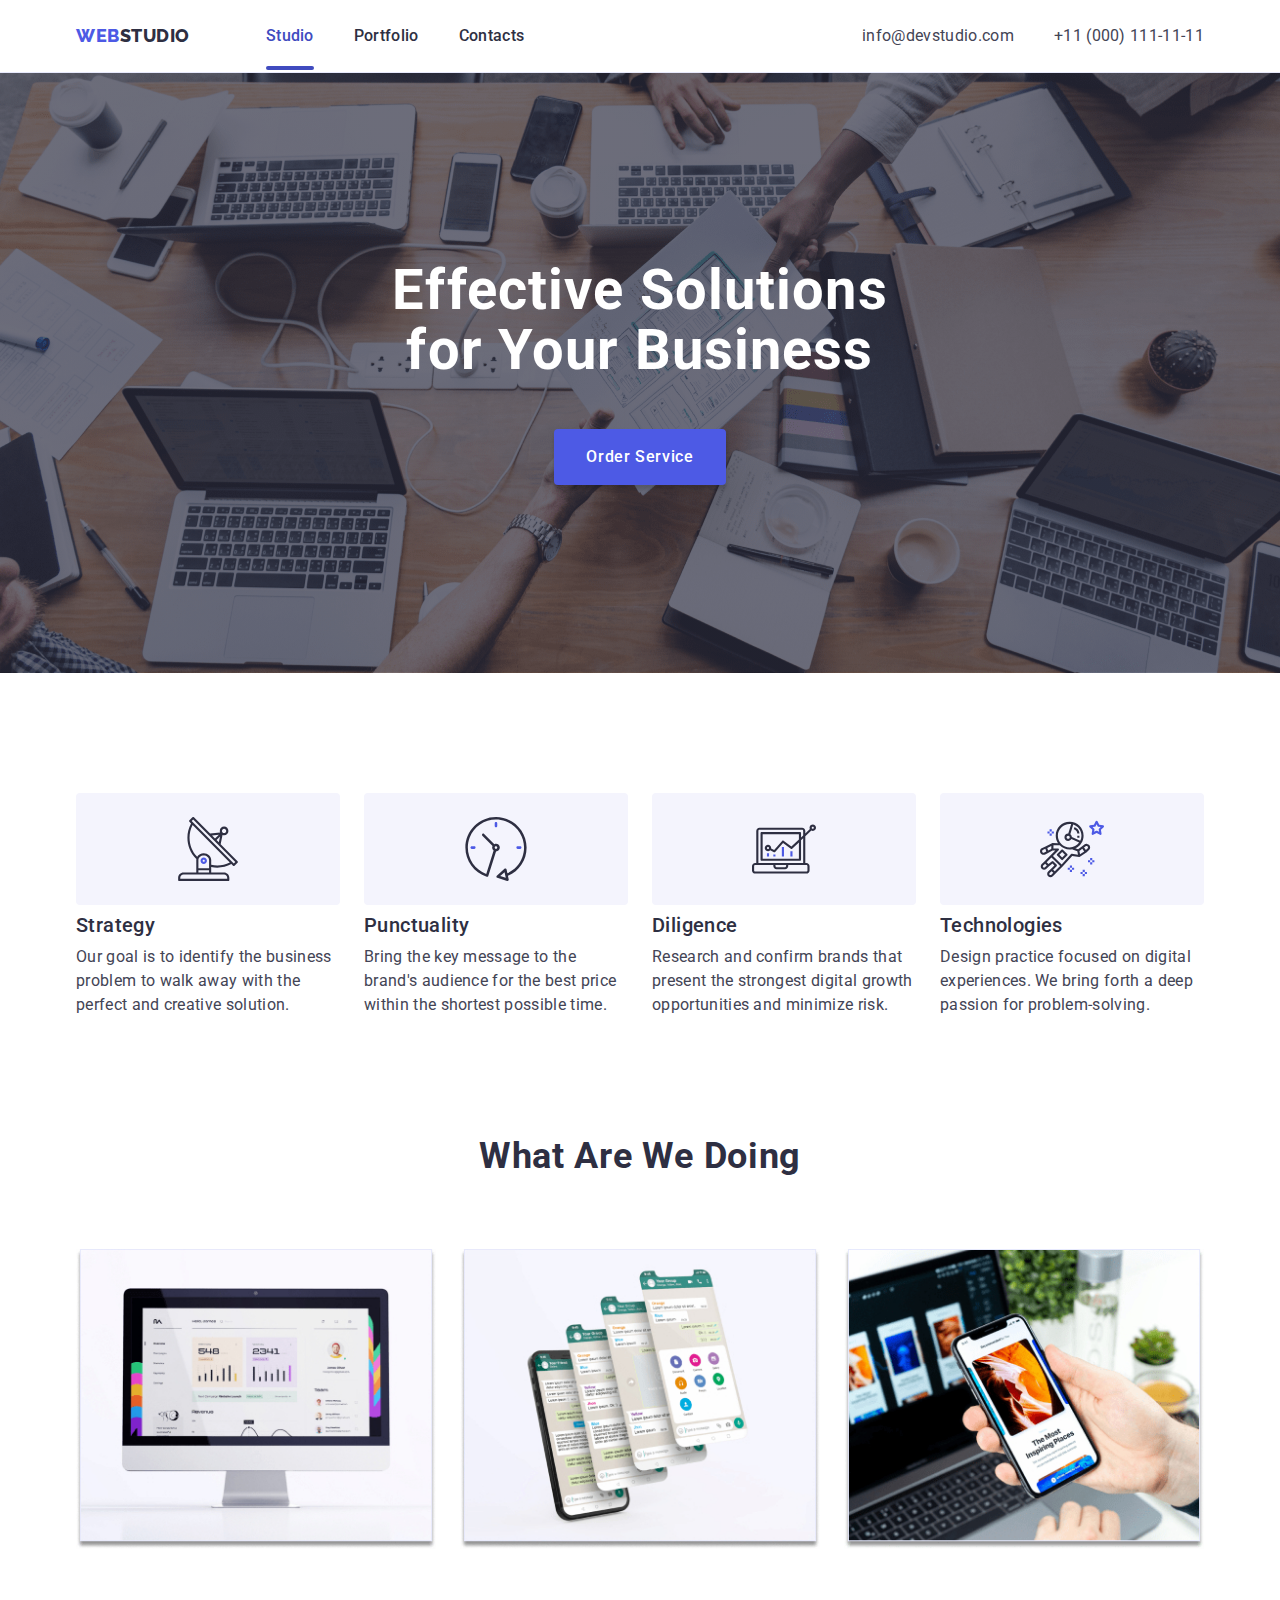
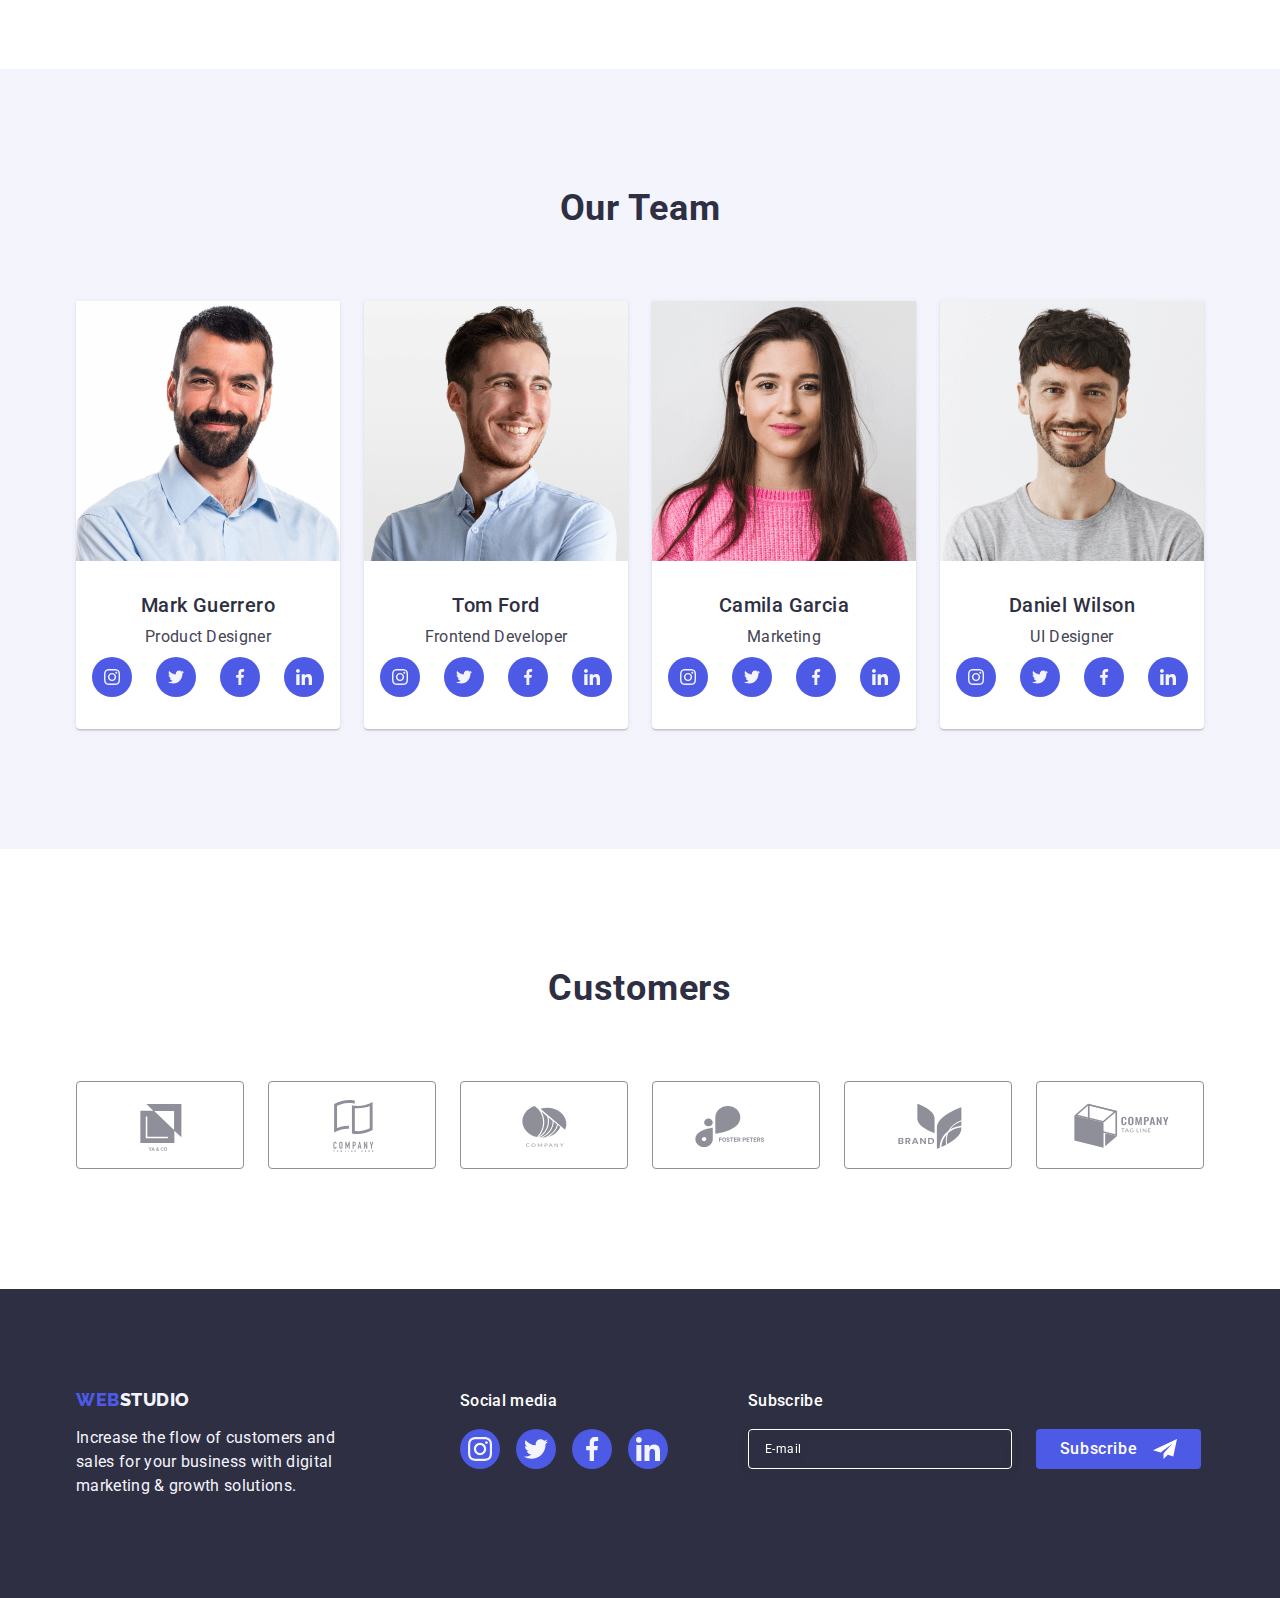
<file: index.html>
<!DOCTYPE html>
<html lang="en">
<head>
    <meta charset="UTF-8">
    <meta http-equiv="X-UA-Compatible" content="IE=edge">
    <meta name="viewport" content="width=device-width, initial-scale=1.0">
    <link rel="stylesheet" href="https://cdnjs.cloudflare.com/ajax/libs/modern-normalize/1.0.0/modern-normalize.min.css" />
    <link rel="preconnect" href="https://fonts.googleapis.com">
    <link rel="preconnect" href="https://fonts.gstatic.com" crossorigin>
    <link href="https://fonts.googleapis.com/css2?family=Raleway:wght@800&family=Roboto:wght@400;500;700&display=swap" rel="stylesheet">
    <link rel="stylesheet" href="./css/styles.css" />
    <title>Document</title>
</head>
<body>
    <header class="header">
        <div class="container">
            <nav class="nav">
                <a href="./index.html" class="logo link ">Web<span class="logo-head">Studio</span></a>
                <ul class="list">
                    <li><a href="./index.html" class="navi link line">Studio</a></li>
                    <li><a href="./portfolio.html" class="navi link">Portfolio</a></li>
                    <li><a href="" class="navi link">Contacts</a></li>
                </ul>
            </nav>
            <address class="addr">
                <ul class="list">
                    <li><a class="addr-link link" href="mailto:info@devstudio.com">info@devstudio.com</a></li>
                    <li><a class="addr-link link" href="tel:+110001111111">+11 (000) 111-11-11</a></li>
                </ul>
            </address>
        </div>
    </header>
    <main>
        <section class="sektion-one">
            <div class="container">
                <h1 class="title">Effective Solutions for Your Business</h1>
                <button type="button" class="butt" data-modal-open>Order Service</button>
            </div>
        </section>
        <section class="sektion-two">
            <div class="container">
                <h2 class="sektion-two-title visually-hidden">Sektion two</h2> 
                <ul class="list">
                    <li class="li-t">
                        <div class="sektion-two-ic">
                            <svg width="64" height="64" class="sektion-two-icon">
                                <use href="./images/icons.svg#icon-antenna"></use>
                            </svg>
                        </div>
                        <h3 class="list-title">Strategy</h3>
                        <p class="list-par">Our goal is to identify the business problem to walk away with the perfect and creative solution. </p>
                    </li>
                    <li class="li-t">
                        <div class="sektion-two-ic">
                            <svg width="64" height="64" class="sektion-two-icon">
                                <use href="./images/icons.svg#icon-clock"></use>
                            </svg>
                        </div>
                        <h3 class="list-title">Punctuality</h3>
                        <p class="list-par">Bring the key message to the brand's audience for the best price within the shortest possible time.</p>
                    </li>
                    <li class="li-t">
                        <div class="sektion-two-ic">
                            <svg width="64" height="64" class="sektion-two-icon">
                                <use href="./images/icons.svg#icon-diagram"></use>
                            </svg>
                        </div>
                        <h3 class="list-title">Diligence</h3>
                        <p class="list-par">Research and confirm brands that present the strongest digital growth opportunities and minimize risk.</p>
                    </li>
                    <li class="li-t">
                        <div class="sektion-two-ic">
                            <svg width="64" height="64" class="sektion-two-icon">
                                <use href="./images/icons.svg#icon-astronaut"></use>
                            </svg>
                        </div>
                        <h3 class="list-title">Technologies</h3>
                        <p class="list-par">Design practice focused on digital experiences. We bring forth a deep passion for problem-solving.</p>
                    </li>
                </ul>
            </div>
        </section>
        <section class="sektion-three">
            <div class="container">
                <h2 class="sektion-three-title">What are we doing</h2>
                <ul class="list">
                    <li class="sektion-three-li"><img class="sektion-three-img" src="./images/img1.jpg" alt="img" width="360"></li>
                    <li class="sektion-three-li"><img class="sektion-three-img" src="./images/img2.jpg" alt="img" width="360"></li>
                    <li class="sektion-three-li"><img class="sektion-three-img" src="./images/img3.jpg" alt="img" width="360"></li>
                </ul>
            </div>
        </section>
        <section class="sektion-four">
            <div class="container">
                <h2 class="sektion-four-title">Our Team</h2>
                <ul class="list">
                    <li class="li-four">
                        <img class="sektion-four-img" src="./images/mark.jpg" alt="Human" width="264">
                        <div class="li-four-text">
                            <h3 class="li-four-title">Mark Guerrero</h3>
                            <p class="li-four-par">Product Designer</p>
                            <ul class="four-ic-list list">
                                <li class="four-ic-list-li">
                                    <a href="" class="four-ic-link link">
                                        <svg width="16" height="16" class="four-icon">
                                        <use href="./images/icons.svg#icon-instagram"></use>
                                        </svg>
                                    </a>
                                </li>
                                <li class="four-ic-list-li">
                                    <a href="" class="four-ic-link link">
                                        <svg width="16" height="16" class="four-icon">
                                        <use href="./images/icons.svg#icon-twitter"></use>
                                        </svg>
                                    </a>
                                </li>
                                <li class="four-ic-list-li">
                                    <a href="" class="four-ic-link link">
                                        <svg width="16" height="16" class="four-icon">
                                        <use href="./images/icons.svg#icon-facebook"></use>
                                        </svg>
                                    </a>
                                </li>
                                <li class="four-ic-list-li">
                                    <a href="" class="four-ic-link link">
                                        <svg width="16" height="16" class="four-icon">
                                        <use href="./images/icons.svg#icon-linkedin"></use>
                                        </svg>
                                    </a>
                                </li>
                            </ul>
                        </div>
                    </li>
                    <li class="li-four">
                        <img class="sektion-four-img" src="./images/tom.jpg" alt="Human" width="264">
                        <div class="li-four-text">
                            <h3 class="li-four-title">Tom Ford</h3>
                            <p class="li-four-par">Frontend Developer</p>
                            <ul class="four-ic-list list">
                                <li class="four-ic-list-li">
                                    <a href="" class="four-ic-link link">
                                        <svg width="16" height="16" class="four-icon">
                                        <use href="./images/icons.svg#icon-instagram"></use>
                                        </svg>
                                    </a>
                                </li>
                                <li class="four-ic-list-li">
                                    <a href="" class="four-ic-link link">
                                        <svg width="16" height="16" class="four-icon">
                                        <use href="./images/icons.svg#icon-twitter"></use>
                                        </svg>
                                    </a>
                                </li>
                                <li class="four-ic-list-li">
                                    <a href="" class="four-ic-link link">
                                        <svg width="16" height="16" class="four-icon">
                                        <use href="./images/icons.svg#icon-facebook"></use>
                                        </svg>
                                    </a>
                                </li>
                                <li class="four-ic-list-li">
                                    <a href="" class="four-ic-link link">
                                        <svg width="16" height="16" class="four-icon">
                                        <use href="./images/icons.svg#icon-linkedin"></use>
                                        </svg>
                                    </a>
                                </li>
                            </ul>
                        </div>
                    </li>
                    <li class="li-four">
                        <img class="sektion-four-img" src="./images/camila.jpg" alt="Human" width="264">
                        <div class="li-four-text">
                            <h3 class="li-four-title">Camila Garcia</h3>
                            <p class="li-four-par">Marketing</p>
                            <ul class="four-ic-list list">
                                <li class="four-ic-list-li">
                                    <a href="" class="four-ic-link link">
                                        <svg width="16" height="16" class="four-icon">
                                        <use href="./images/icons.svg#icon-instagram"></use>
                                        </svg>
                                    </a>
                                </li>
                                <li class="four-ic-list-li">
                                    <a href="" class="four-ic-link link">
                                        <svg width="16" height="16" class="four-icon">
                                        <use href="./images/icons.svg#icon-twitter"></use>
                                        </svg>
                                    </a>
                                </li>
                                <li class="four-ic-list-li">
                                    <a href="" class="four-ic-link link">
                                        <svg width="16" height="16" class="four-icon">
                                        <use href="./images/icons.svg#icon-facebook"></use>
                                        </svg>
                                    </a>
                                </li>
                                <li class="four-ic-list-li">
                                    <a href="" class="four-ic-link link">
                                        <svg width="16" height="16" class="four-icon">
                                        <use href="./images/icons.svg#icon-linkedin"></use>
                                        </svg>
                                    </a>
                                </li>
                            </ul>
                        </div>
                    </li>
                    <li class="li-four">
                        <img class="sektion-four-img" src="./images/daniel.jpg" alt="Human" width="264">
                        <div class="li-four-text">
                            <h3 class="li-four-title">Daniel Wilson</h3>
                            <p class="li-four-par">UI Designer</p>
                            <ul class="four-ic-list list">
                                <li class="four-ic-list-li">
                                    <a href="" class="four-ic-link link">
                                        <svg width="px" height="16" class="four-icon">
                                        <use href="./images/icons.svg#icon-instagram"></use>
                                        </svg>
                                    </a>
                                </li>
                                <li class="four-ic-list-li">
                                    <a href="" class="four-ic-link link">
                                        <svg width="16" height="16" class="four-icon">
                                        <use href="./images/icons.svg#icon-twitter"></use>
                                        </svg>
                                    </a>
                                </li>
                                <li class="four-ic-list-li">
                                    <a href="" class="four-ic-link link">
                                        <svg width="16" height="16" class="four-icon">
                                        <use href="./images/icons.svg#icon-facebook"></use>
                                        </svg>
                                    </a>
                                </li>
                                <li class="four-ic-list-li">
                                    <a href="" class="four-ic-link link">
                                        <svg width="16" height="16" class="four-icon">
                                        <use href="./images/icons.svg#icon-linkedin"></use>
                                        </svg>
                                    </a>
                                </li>
                            </ul>
                        </div>
                    </li>
                </ul>
            </div>
        </section>
        <section class="sektion-five">
            <div class="container">
                <h2 class="sektion-five-title">Customers</h2>
                <ul class="sektion-five-list list">
                    <li class="sektion-five-li">
                        <a href="" class="sektion-five-link link">
                            <svg width="104" height="56" class="sektion-five-ic">
                                <use href="./images/icons.svg#icon-Logo1"></use>
                            </svg>
                        </a>
                    </li>
                    <li class="sektion-five-li">
                        <a href="" class="sektion-five-link link">
                            <svg width="104" height="56" class="sektion-five-ic">
                                <use href="./images/icons.svg#icon-Logo2"></use>
                            </svg>
                        </a>
                    </li>
                    <li class="sektion-five-li">
                        <a href="" class="sektion-five-link link">
                            <svg width="104" height="56" class="sektion-five-ic">
                                <use href="./images/icons.svg#icon-Logo3"></use>
                            </svg>
                        </a>
                    </li>
                    <li class="sektion-five-li">
                        <a href="" class="sektion-five-link link">
                            <svg width="104" height="56" class="sektion-five-ic">
                                <use href="./images/icons.svg#icon-Logo4"></use>
                            </svg>
                        </a>
                    </li>
                    <li class="sektion-five-li">
                        <a href="" class="sektion-five-link link">
                            <svg width="104" height="56" class="sektion-five-ic">
                                <use href="./images/icons.svg#icon-Logo5"></use>
                            </svg>
                        </a>
                    </li>
                    <li class="sektion-five-li">
                        <a href="" class="sektion-five-link link">
                            <svg width="104" height="56" class="sektion-five-ic">
                                <use href="./images/icons.svg#icon-Logo6"></use>
                            </svg>
                        </a>
                    </li>
                </ul>
            </div>
        </section>
    </main>
    <footer class="footer">
        <div class="container">
            <div class="foot-l">
                <a href="./index.html" class="foot-a logo link">Web<span class="logo-foot">Studio</span></a>
                <p class="foot-par">Increase the flow of customers and sales for your business with digital marketing & growth solutions.</p>
            </div>
            <div class="foot-r">
                <p class="foot-par-two">Social media</p>
                <ul class="foot-r-list list">
                    <li class="foot-list">
                        <a class="foot-list-link link" href="">
                            <svg class="foot-icons" width="24" height="24">
                                <use href="./images/icons.svg#icon-instagram"></use>
                            </svg>
                        </a>
                    </li>
                    <li class="foot-list">
                        <a class="foot-list-link link" href="">
                            <svg class="foot-icons" width="24" height="24">
                                <use href="./images/icons.svg#icon-twitter"></use>
                            </svg>
                        </a>
                    </li>
                    <li class="foot-list">
                        <a class="foot-list-link link" href="">
                            <svg class="foot-icons" width="24" height="24">
                                <use href="./images/icons.svg#icon-facebook"></use>
                            </svg>
                        </a>
                    </li>
                    <li class="foot-list">
                        <a class="foot-list-link link" href="">
                            <svg class="foot-icons" width="24" height="24">
                                <use href="./images/icons.svg#icon-linkedin"></use>
                            </svg>
                        </a>
                    </li>
                </ul>
            </div>
            <div class="foot-form-cont">
                <p class="foot-form-cont-text">Subscribe</p>
                <form class="foot-form">
                    <label class="foot-label">
                        <input  name="foot-email" type="email" placeholder="E-mail" class="foot-input">
                    </label>
                    <button type="submit" class="butt-plan">
                        Subscribe
                        <svg width="24" height="24"  class="plan">
                            <use href="./images/icons.svg#icon-plan"></use>
                        </svg>
                    </button>
                </form>
            </div>
        </div>
    </footer>
    <div class="backdrop is-hidden" data-modal>
        <div class="modal">
            <button class="close" type="button" data-modal-close>
                <svg width="8" height="8" class="close-icon">
                    <use href="./images/icons.svg#icon-close"></use>
                </svg>
            </button>
            <p class="modal-title">Leave your contacts and we will call you back</p>

                <form class="modal-form">
                    <div class="modal-punct">
                        <label for="user-name" class="modal-lable">Name</label>
                        <div class="yarn">
                            <input id="user-name" name="user-name" type="text" class="modal-in">
                            <svg class="modal-icon" width="18" height="24">
                                <use href="./images/icons.svg#icon-person"></use>
                            </svg>
                        </div>
                    </div>
                    <div class="modal-punct">
                        <label for="user-phone" class="modal-lable">Phone</label>
                        <div class="yarn">
                            <input id="user-phone" name="user-phone" type="tel" class="modal-in">
                            <svg class="modal-icon" width="18" height="24">
                                <use href="./images/icons.svg#icon-phone"></use>
                            </svg>
                        </div>                    
                    </div>
                    <div class="modal-punct">
                        <label for="user-email" class="modal-lable">Email</label>
                        <div class="yarn">
                            <input id="user-email" name="email" type="email" class="modal-in">
                            <svg class="modal-icon" width="18" height="24">
                                <use href="./images/icons.svg#icon-email"></use>
                            </svg>
                        </div>                    
                    </div>
                    <div class="comment">
                        <label class="modal-lable" for="user-comment">Comment</label>
                        <textarea id="user-comment" name="user-comment" placeholder="Text input" class="comment-user"></textarea>    
                    </div>
                    <div class="check-mark">
                        <input class="checkbox-own visually-hidden" value="true" id="user-privacy" type="checkbox" name="user-privacy">
                        <label class="check" for="user-privacy">
                            <span class="contact-form">
                                <svg width="10" height="8" class="choice">
                                    <use href="./images/icons.svg#icon-mark"></use>
                                </svg>
                            </span>I accept the terms and conditions of the
                                <a href="#" class="link-privacy-policy">Privacy Policy</a>
                        
                        </label>
                    </div>
                    <button class="button-privacy-policy" type="submit">Send</button>
                </form>

        </div>
    </div>
    <script src="./js/modal.js"></script>
</body>
</html>
</file>
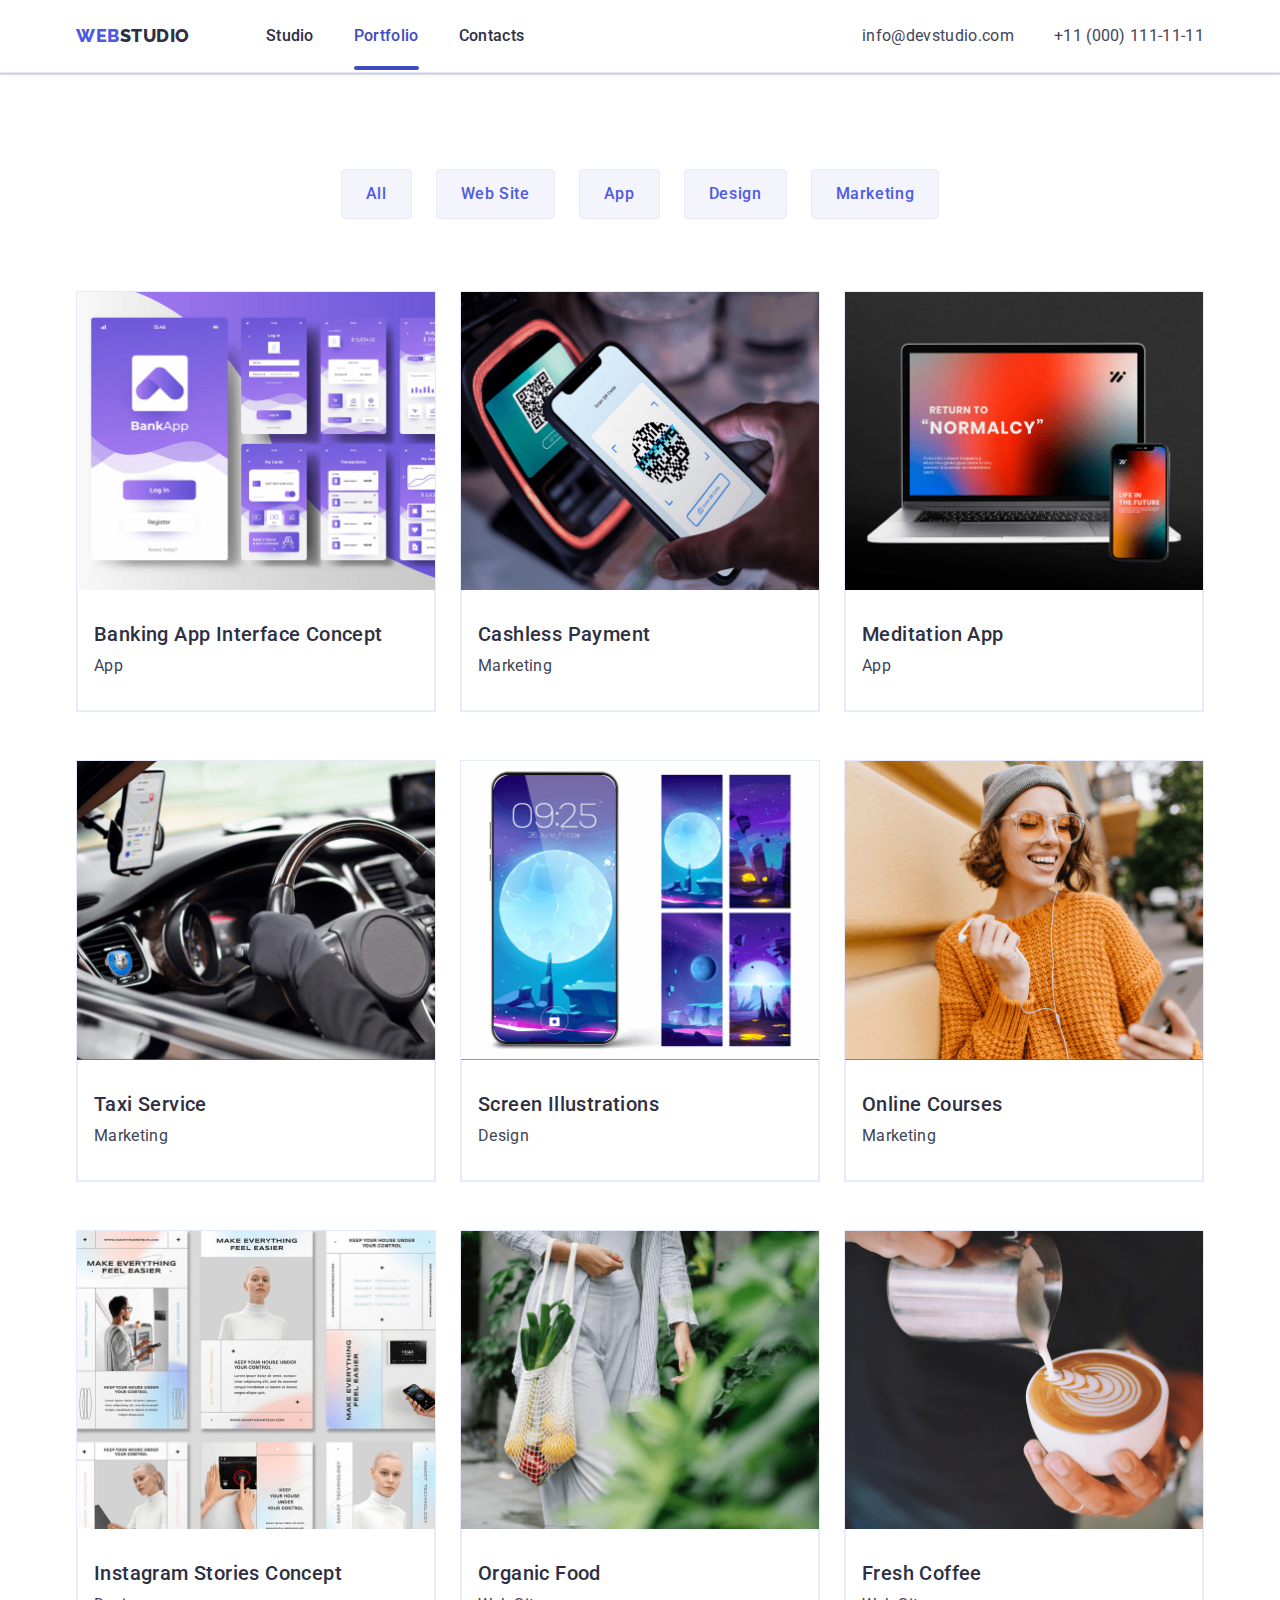
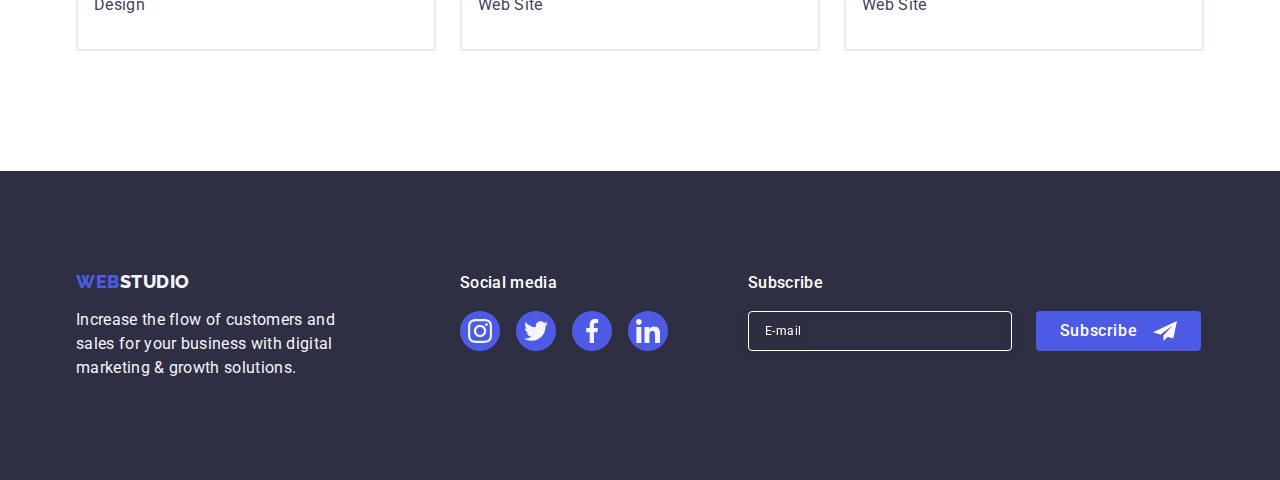
<file: portfolio.html>
<!DOCTYPE html>
<html lang="en">
<head>
    <meta charset="UTF-8">
    <meta http-equiv="X-UA-Compatible" content="IE=edge">
    <meta name="viewport" content="width=device-width, initial-scale=1.0">
    <link rel="stylesheet" href="https://cdnjs.cloudflare.com/ajax/libs/modern-normalize/1.0.0/modern-normalize.min.css" />
    <link rel="stylesheet" href="./css/styles.css" />
    <link rel="preconnect" href="https://fonts.googleapis.com">
    <link rel="preconnect" href="https://fonts.gstatic.com" crossorigin>
    <link href="https://fonts.googleapis.com/css2?family=Raleway:wght@800&family=Roboto:wght@400;500;700&display=swap" rel="stylesheet">
    <title>Document</title>
</head>
<body>
    <header class="header">
        <div class="container">
            <nav class="nav">
                <a href="./index.html" class="logo link">Web<span class="logo-head">Studio</span></a>
                <ul class="list">
                    <li><a class="link navi" href="./index.html">Studio</a></li>
                    <li><a class="link navi line" href="./portfolio.html">Portfolio</a></li>
                    <li><a class="link navi" href="">Contacts</a></li>
                </ul>
            </nav>
            <address class="addr">
                <ul class="list">
                    <li><a class="addr-link link" href="mailto:info@devstudio.com">info@devstudio.com</a></li>
                    <li><a class="addr-link link" href="tel:+110001111111">+11 (000) 111-11-11</a></li>
                </ul>
            </address>
        </div>
    </header>
    <main>
        <section class="portfolio-section">
            <div class="container">
                <h1 class="visually-hidden">Section</h1>
                <ul class="list portfolio-butt-list">
                    <li>
                        <button type="button" class="portfolio-butt">All</button>
                    </li>
                    <li>
                        <button type="button" class="portfolio-butt">Web Site</button>
                    </li>
                    <li>
                        <button type="button" class="portfolio-butt">App</button>
                    </li>
                    <li>
                        <button type="button" class="portfolio-butt">Design</button>
                    </li>
                    <li>
                        <button type="button" class="portfolio-butt">Marketing</button>
                    </li>
                </ul>
                <ul class="list portfolio-punct-list">
                    <li class="port-punct">
                        <a href="" class="link portfolio-punct-list-link">
                            <div class="portfolio-img-cont">
                                <img class="portfolio-img" src="./images/img01.jpg" alt="Cashless">
                                <p class="hidden-par">- 14 Stylish and User-Friendly App Design Concepts · Task Manager App · Calorie Tracker App · Exotic Fruit Ecommerce App · Cloud Storage App</p>
                            </div>
                            <div class="info">
                                <h2 class="portfolio-list-title">Banking App Interface Concept</h2>
                                <p class="portfolio-list-par">App</p>
                            </div>
                        </a>
                    </li>
                    <li class="port-punct">
                        <a href="" class="link portfolio-punct-list-link">
                            <div class="portfolio-img-cont">
                                <img class="portfolio-img" src="./images/img02.jpg" alt="Cashless">
                                <p class="hidden-par">- 14 Stylish and User-Friendly App Design Concepts · Task Manager App · Calorie Tracker App · Exotic Fruit Ecommerce App · Cloud Storage App</p>
                            </div>
                            <div class="info">
                                <h2 class="portfolio-list-title">Cashless Payment</h2>
                                <p class="portfolio-list-par">Marketing</p>
                            </div>
                        </a>
                    </li>
                    <li class="port-punct">
                        <a href="" class="link portfolio-punct-list-link">
                            <div class="portfolio-img-cont">
                                <img class="portfolio-img" src="./images/img03.jpg" alt="Cashless">
                                <p class="hidden-par">- 14 Stylish and User-Friendly App Design Concepts · Task Manager App · Calorie Tracker App · Exotic Fruit Ecommerce App · Cloud Storage App</p>
                            </div>
                            <div class="info">
                                <h2  class="portfolio-list-title">Meditation App</h2>
                                <p class="portfolio-list-par">App</p>
                            </div>
                        </a>
                    </li>
                    <li class="port-punct">
                        <a href="" class="link portfolio-punct-list-link">
                            <div class="portfolio-img-cont">
                                <img class="portfolio-img" src="./images/img04.jpg" alt="Cashless">
                                <p class="hidden-par">- 14 Stylish and User-Friendly App Design Concepts · Task Manager App · Calorie Tracker App · Exotic Fruit Ecommerce App · Cloud Storage App</p>
                            </div>
                            <div class="info">
                                <h2 class="portfolio-list-title">Taxi Service</h2>
                                <p class="portfolio-list-par">Marketing</p>
                            </div>
                        </a>
                    </li>
                    <li class="port-punct">
                        <a href="" class="link portfolio-punct-list-link">
                            <div class="portfolio-img-cont">
                                <img class="portfolio-img" src="./images/img05.jpg" alt="Cashless">
                                <p class="hidden-par">- 14 Stylish and User-Friendly App Design Concepts · Task Manager App · Calorie Tracker App · Exotic Fruit Ecommerce App · Cloud Storage App</p>
                            </div>
                            <div class="info">
                                <h2  class="portfolio-list-title">Screen Illustrations</h2>
                                <p class="portfolio-list-par">Design</p>
                            </div>
                        </a>
                    </li>
                    <li class="port-punct">
                        <a href="" class="link portfolio-punct-list-link">
                            <div class="portfolio-img-cont">
                                <img class="portfolio-img" src="./images/img06.jpg" alt="Cashless">
                                <p class="hidden-par">- 14 Stylish and User-Friendly App Design Concepts · Task Manager App · Calorie Tracker App · Exotic Fruit Ecommerce App · Cloud Storage App</p>
                            </div>
                            <div class="info">
                                <h2 class="portfolio-list-title">Online Courses</h2>
                                <p class="portfolio-list-par">Marketing</p>
                            </div>
                        </a>
                    </li>
                    <li class="port-punct">
                        <a href="" class="link portfolio-punct-list-link">
                            <div class="portfolio-img-cont">
                                <img class="portfolio-img" src="./images/img07.jpg" alt="Cashless">
                                <p class="hidden-par">- 14 Stylish and User-Friendly App Design Concepts · Task Manager App · Calorie Tracker App · Exotic Fruit Ecommerce App · Cloud Storage App</p>
                            </div>
                            <div class="info">
                                <h2 class="portfolio-list-title">Instagram Stories Concept</h2>
                                <p class="portfolio-list-par">Design</p>
                            </div>
                        </a>
                    </li>
                    <li class="port-punct">
                        <a href="" class="link portfolio-punct-list-link">
                            <div class="portfolio-img-cont">
                                <img class="portfolio-img" src="./images/img08.jpg" alt="Cashless">
                                <p class="hidden-par">- 14 Stylish and User-Friendly App Design Concepts · Task Manager App · Calorie Tracker App · Exotic Fruit Ecommerce App · Cloud Storage App</p>
                            </div>
                            <div class="info">
                                <h2 class="portfolio-list-title">Organic Food</h2>
                                <p class="portfolio-list-par">Web Site</p>
                            </div>
                        </a>
                    </li>
                    <li class="port-punct">
                        <a href="" class="link portfolio-punct-list-link">
                            <div class="portfolio-img-cont">
                                <img class="portfolio-img" src="./images/img09.jpg" alt="Cashless">
                                <p class="hidden-par">- 14 Stylish and User-Friendly App Design Concepts · Task Manager App · Calorie Tracker App · Exotic Fruit Ecommerce App · Cloud Storage App</p>
                            </div>
                            <div class="info">
                               <h2 class="portfolio-list-title">Fresh Coffee</h2>
                               <p class="portfolio-list-par">Web Site</p>
                            </div>
                        </a>
                    </li>
                </ul>
            </div>
        </section>
    </main>
    <footer class="footer">
        <div class="container">
            <div class="foot-l">
                <a href="./index.html" class="foot-a logo link">Web<span class="logo-foot">Studio</span></a>
                <p class="foot-par">Increase the flow of customers and sales for your business with digital marketing & growth solutions.</p>
            </div>
            <div class="foot-r">
                <p class="foot-par-two">Social media</p>
                <ul class="foot-r-list list">
                    <li class="foot-list">
                        <a class="foot-list-link link" href="">
                            <svg class="foot-icons" width="24" height="24">
                                <use href="./images/icons.svg#icon-instagram"></use>
                            </svg>
                        </a>
                    </li>
                    <li class="foot-list">
                        <a class="foot-list-link link" href="">
                            <svg class="foot-icons" width="24" height="24">
                                <use href="./images/icons.svg#icon-twitter"></use>
                            </svg>
                        </a>
                    </li>
                    <li class="foot-list">
                        <a class="foot-list-link link" href="">
                            <svg class="foot-icons" width="24" height="24">
                                <use href="./images/icons.svg#icon-facebook"></use>
                            </svg>
                        </a>
                    </li>
                    <li class="foot-list">
                        <a class="foot-list-link link" href="">
                            <svg class="foot-icons" width="24" height="24">
                                <use href="./images/icons.svg#icon-linkedin"></use>
                            </svg>
                        </a>
                    </li>
                </ul>
            </div>
            <div class="foot-form-cont">
                <p class="foot-form-cont-text">Subscribe</p>
                <form class="foot-form">
                    <label class="foot-label">
                        <input name="foot-email" type="email" placeholder="E-mail" class="foot-input">
                    </label>
                    <button type="submit" class="butt-plan">
                        Subscribe
                        <svg width="24" height="24"  class="plan">
                            <use href="./images/icons.svg#icon-plan"></use>
                        </svg>
                    </button>
                </form>
            </div>
        </div>
    </footer>
</body>
</html>
</file>
<file: css/styles.css>
* {
    margin: 0;
    box-sizing: border-box;
}


:root {
    --o-transform-link-color: color 250ms cubic-bezier(0.4, 0, 0.2, 1);
    --o-transform-link-background: background-color 250ms cubic-bezier(0.4, 0, 0.2, 1);
    --o-transform-link-shadow: box-shadow 250ms cubic-bezier(0.4, 0, 0.2, 1);
    --o-transform-link-border: border-color 250ms cubic-bezier(0.4, 0, 0.2, 1);
    --o-transform-link-transform:  transform 250ms cubic-bezier(0.4, 0, 0.2, 1);
}


p,h1,h2,h3,h4,h5,h6 {
    margin: 0;
}


ul {
    margin: 0;
    padding-left: 0;
}


img {
    display: block;
    border:none
}


button {
    cursor: pointer;
}


.container {
    width: 1158px;
    padding-left: 15px;
    padding-right: 15px;
    margin: 0 auto;
}


body {
    font-family: "Roboto",sans-serif;
    color: #434455;
    background-color:#FFFFFF;
}


.header {
    padding-top: 24px;
    padding-bottom: 24px;
    border-bottom: 1px solid #e7e9fc;
    box-shadow: 0px 2px 1px rgba(46, 47, 66, 0.08), 0px 1px 1px rgba(46, 47, 66, 0.16), 0px 1px 6px rgba(46, 47, 66, 0.08);
}
  

.header>.container {
    display: flex;
}


.link {
    text-decoration: none;
    color: #404bbf
}


.link:hover {
    text-decoration: none;
    color: #404bbf
}


.link:focus {
    text-decoration: none;
    color: #404bbf
}


.list {
    list-style: none;
    font-style: normal;
}



.logo > .link {
    color: #4d5ae5;
}


.logo {
    font-family: "Raleway", sans-serif;
    font-weight: 800;
    font-size: 18px;
    line-height: 1.17;
    letter-spacing: 0.03em;
    text-transform: uppercase;
    color:#4d5ae5;
    margin-right: 76px;
    transition: var(--o-transform-link-color);
}


.logo-head {
    color:#2e2f42;
}


.logo-foot {
    color: #f4f4fd;
}



.nav {
    display: flex;
    justify-content: space-between;
    align-items: center;
}


.nav>.list {
    display: flex;
    padding: 0px;
    gap: 40px;
}


.navi {
    font-weight: 500;
    font-size: 16px;
    line-height: 1.5;
    letter-spacing: 0.02em;
    color:#2e2f42;
    padding: 24px 0;

    transition: var(--o-transform-link-color);
}


.navi:is(:hover, :focus) {
    color: #404bbf;
}


.line {
    color: #404bbf;
    position: relative;
}


.line::after {
    content: "";
    position: absolute;
    left: 0;
    bottom: -1px;
    width: 100%;
    height: 4px;
    background-color: #404BBF;
    border-radius: 2px;
}


.addr {
    font-style: normal;
    align-items: center;
    margin-left: auto;
}


.addr>.list {
    display: flex;
    padding: 0px;
    gap: 40px;
}


.addr-link {
    font-size: 16px;
    line-height: 1.5;
    letter-spacing: 0.02em;
    color:#434455;
    gap: 40px;
    transition: var(--o-transform-link-color);
}




.sektion-one {
    background-color: #2e2f42;
    padding-top: 188px;
    padding-bottom: 188px;
    text-align: center;
    background-image: linear-gradient(rgba(46, 47, 66, 0.7), rgba(46, 47, 66, 0.7)), url(../images/hero.jpg);
    background-repeat: no-repeat;
    background-position: center;
    background-size: cover;
    max-width: 1440px;
    margin: 0 auto;
}



.title {
    font-size: 56px;
    line-height: 1.07;
    letter-spacing: 0.02em;
    color: #ffffff;
    max-width: 496px;
    margin: 0 auto;
    margin-bottom: 48px;
}


.butt {
    background-color: #4D5AE5;
    font-family: "Roboto", sans-serif;
    font-weight: 500;
    font-size: 16px;
    line-height: 1.5;
    letter-spacing: 0.04em;
    color: #ffffff;
    cursor: pointer;
    padding: 16px 32px;
    box-shadow: 0px 4px 4px rgba(0, 0, 0, 0.15);
    border-radius: 4px;
    display: block;
    min-width: 169px;
    height: 56px;
    border: none;
    margin: 0 auto;
    transition: var(--o-transform-link-background);
}


.butt:is(:hover, :focus) {
    background-color: #404BBF;
    font-family: "Roboto", sans-serif;
    font-weight: 500;
    font-size: 16px;
    line-height: 1.5;
    letter-spacing: 0.04em;
    color: #ffffff;
    cursor: pointer;
}




.sektion-two {
    background-color: #FFFFFF;
    padding-top: 120px;
    padding-bottom: 60px;
    padding: 120px 0;
}


.sektion-two>.container>.list {
    display: flex;
    justify-content: space-between;
    gap: 24px;
}


.sektion-two-title {
    font-size: 36px;
    line-height: 1.11;
    text-align: center;
}


.visually-hidden {
    position: absolute;
    width: 1px;
    height: 1px;
    margin: -1px;
    border: 0;
    padding: 0;
    white-space: nowrap;
    clip-path: inset(100%);
    clip: rect(0 0 0 0);
    overflow: hidden;
}


.li-t {
    flex-basis: calc((100% - 72px) / 4); 
}


.sektion-two-ic {
    display: flex;
    align-items: center;
    justify-content: center;
    height: 112px;
    background-color: #f4f4fd;
    border-radius: 4px;
    margin-bottom: 8px;
}



.list-title {
    font-weight: 500;
    font-size: 20px;
    line-height: 1.2;
    letter-spacing: 0.02em;
    color:#2e2f42;
    margin-bottom: 8px;
}


.list-par {
    font-size: 16px;
    line-height: 1.5;
    letter-spacing: 0.02em;
    color: #434455;
}




.sektion-three {
    padding-bottom: 120px;
}


.sektion-three>.container>.list {
    display: flex;
    justify-content: space-between;
    gap: 24px;
}


.sektion-three-li {
    width: calc((100% - 48px) / 3);
}


.sektion-three-title  {
    font-size: 36px;
    line-height: 1.11;
    text-align: center;
    letter-spacing: 0.02em;
    text-transform: capitalize;
    color:#2e2f42;
    margin-bottom: 72px;
}


.sektion-three-img {
    width: 360px;
    height: 300px;
}




.sektion-four {
    background-color: #F4F4FD;
    padding-top: 120px;
    padding-bottom: 120px;
}


.sektion-four>.container>.list {
    display: flex;
    justify-content: space-between;
    gap: 24px;
}


.sektion-four-title {
    font-size: 36px;
    line-height: 1.11;
    text-align: center;
    letter-spacing: 0.02em;
    text-transform: capitalize;
    color: #2e2f42;
    margin-bottom: 72px;
}


.li-four {
    background-color: #FFFFFF;
    box-shadow: 0px 1px 6px rgba(46, 47, 66, 0.08), 0px 1px 1px rgba(46, 47, 66, 0.16), 0px 2px 1px rgba(46, 47, 66, 0.08);
    border-radius: 0px 0px 4px 4px;
    width: 264px;
    text-align: center;
    flex-basis: calc((100% - 72px) / 4);
}


.sektion-four-img {
    width: 100%;
}

.li-four-text {
    padding-top: 32px;
    padding-bottom: 32px;
}

.li-four-title {
    font-weight: 500;
    font-size: 20px;
    line-height: 1.2;
    letter-spacing: 0.02em;
    color: #2e2f42;
    margin-bottom: 8px;
}


.li-four-par {
    font-size: 16px;
    line-height: 1.5;
    letter-spacing: 0.02em;
    color:#434455;
    margin-bottom: 8px;
}


.four-ic-list {
    display: flex;
    justify-content: center;
    gap: 24px;
    height: 40px;
}


.four-ic-list-li {
    width: 40px;
    height: 40px;
    box-sizing: border-box;
}


.four-ic-link {
    width: 100%;
    height: 100%;
    border-radius: 50%;
    background-color: #4D5AE5;
    display: flex;
    align-items: center;
    justify-content: center;
    transition: var(--o-transform-link-background);
}


.four-ic-link:hover {
    background-color:  #404bbf;
}





.four-ic-link:focus {
    background-color:  #404bbf;
}



.four-icon {
    fill: #f4f4fd;
}



.sektion-five {
    padding-top: 120px;
    padding-bottom: 120px;
}


.sektion-five-title {
    font-size: 36px;
    line-height: 1.11;
    text-align: center;
    letter-spacing: 0.02em;
    text-transform: capitalize;
    color: #2e2f42;
    margin-bottom: 72px;
}
    

.sektion-five-list {
    display: flex;
    align-items: center;
    justify-content: center;
    gap: 24px;    
}


.sektion-five-li {
    width: calc((100% - 120px) / 6);
    height: 88px;

}


.sektion-five-link {
    width: 100%;
    height: 100%;
    border: 1px solid #8E8F99;
    border-radius: 4px;
    display: flex;
    align-items: center;
    justify-content: center;
    color: #8e8f99;
    transition: var(--o-transform-link-color), var(--o-transform-link-border);
}


.sektion-five-ic {
    fill: currentColor;
}


.sektion-five-link:hover {
    border-color: #404bbf; 
    color: #404bbf;
}


.sektion-five-link:focus {
    border-color: #404bbf; 
    color: #404bbf;
}




.footer {
    background-color:#2e2f42;
    padding-top: 100px;
    padding-bottom: 100px;
}


.footer>.container {
    display: flex;
    align-items: baseline;

}


.foot-l {
    margin-right: 120px;
}


.foot-r {
    margin-right: 80px;
}


.foot-a {
    display: inline-block;
    margin-bottom: 16px;
}


.foot-par {
    color: #F4F4FD;
    font-family: 'Roboto';
    font-style: normal;
    font-weight: 400;
    font-size: 16px;
    line-height: 24px;
    letter-spacing: 0.02em;
    max-width: 264px;
}


.foot-par-two {
    font-weight: 500;
    font-size: 16px;
    line-height: 1.5;
    letter-spacing: 0.02em;
    color: #FFFFFF;
    margin-bottom: 16px;
}


.foot-r-list {
    display: flex;
    gap: 16px;
}


.foot-list {
    width: 40px;
    height: 40px;
}


.foot-list-link {
    width: 100%;
    height: 100%;
    background-color: #4d5ae5;
    border-radius: 50%;
    display: flex;
    align-items: center;
    justify-content: center;
    transition: var(--o-transform-link-background);
}


.foot-list-link:is(:hover, :focus) {
    background-color: #31d0aa;
}


.foot-icons {
    fill: #f4f4fd;
}


.foot-form-cont {

}


.foot-form-cont-text {
    margin-bottom: 16px;
    font-weight: 500;
    font-size: 16px;
    line-height: 1.5;
    letter-spacing: 0.02em;
    color: #ffffff;
}


.foot-form {
    display: flex;
    gap: 24px;
}


.foot-label {
    
}


.foot-input {
    padding-left: 16px;
    width: 264px;
    height: 40px;
    border: 1px solid #ffffff;
    background-color: transparent;
    filter: drop-shadow(0px 4px 4px rgba(0, 0, 0, 0.15));
    border-radius: 4px;
    color: #ffffff;
    font-size: 12px;
    line-height: 1.5;
    letter-spacing: 0.04em;

}


.foot-input::placeholder {
    color: #ffffff;
}


.butt-plan {
    min-width: 165px;
    height: 40px;
    display: flex;
    justify-content: center;
    align-items: center;
    font-family: "Roboto", sans-serif;
    font-size: 16px;
    font-weight: 500;
    line-height: 1.5;
    letter-spacing: 0.04em;
    color: #ffffff;
    cursor: pointer;
    background-color: #4D5AE5;
    border: none;
    border-radius: 4px;
    transition: var(--o-transform-link-background);
}


.butt-plan:is(:hover, :focus) {
    background-color: #31d0aa;
}


.plan {
    margin-left: 16px;
    fill: #FFFFFF;
}




.backdrop {
    width: 100%;
    height: 100%;
    position: fixed;
    top: 0;
    left: 0;
    background-color: rgba(46, 47, 66, 0.4);
    transition: opacity 250ms cubic-bezier(0.4, 0, 0.2, 1), visibility 250ms cubic-bezier(0.4, 0, 0.2, 1);

}


.is-hidden {
    opacity: 0;
    visibility: hidden;
    pointer-events: none;
}


.modal {
    position: absolute;
    width: 408px;
    min-height: 584px;
    top: 80px;
    background: #FCFCFC;
    box-shadow: 0px 1px 1px rgba(0, 0, 0, 0.14), 0px 1px 3px rgba(0, 0, 0, 0.12), 0px 2px 1px rgba(0, 0, 0, 0.2);
    border-radius: 4px;
    top: 50%;
    left: 50%;
    transform: translate(-50%, -50%) scale(1);
    background: #fcfcfc;
    transition: var(--o-transform-link-transform);
    padding: 72px 24px 24px 24px;
}


.close {
    position: absolute;
    top: 24px;
    right: 24px;
    width: 24px;
    height: 24px;
    border-radius: 50%;
    display: flex;
    align-items: center;
    justify-content: center;
    background-color: #e7e9fc;
    border: 1px solid rgba(0, 0, 0, 0.1);
    padding: 0;
    cursor: pointer;
    transition: background-color 250ms cubic-bezier(0.4, 0, 0.2, 1), border 250ms cubic-bezier(0.4, 0, 0.2, 1);
}


.close:is(:hover, :focus) {
    background-color: #404bbf;
    border: none;
}


.close-icon {
    fill: #2e2f42;
    transition: fill 250ms cubic-bezier(0.4, 0, 0.2, 1);
}


.close:is(:hover, :focus) .close-icon{
    fill: #ffffff;
}


.modal-title {
    font-family: 'Roboto';
    font-style: normal;
    font-weight: 500;
    font-size: 16px;
    line-height: 1.5;
    margin-bottom: 16px;
    text-align: center;
    letter-spacing: 0.02em;
    color: #2E2F42;
}


.modal-form {

}


.modal-punct {
    margin-bottom: 8px;
}


.modal-lable {
    font-size: 12px;
    line-height: 1.17;
    letter-spacing: 0.04em;
    color: #8e8f99;
    display: block;
    margin-bottom: 4px;
}


.yarn {
    position: relative; 
}


.modal-in {
    width: 100%;
    height: 40px;
    border: 1px solid rgba(46, 47, 66, 0.4);
    border-radius: 4px;
    background-color: transparent;
    padding-left: 38px;
    outline: transparent;
    transition: var(--o-transform-link-border);
}


.modal-in:focus {
    border-color: #4D5AE5;
}


.modal-icon {
    position: absolute;
    left: 16px;
    top: 50%;
    transform: translateY(-50%);
    transition: fill 250ms cubic-bezier(0.4, 0, 0.2, 1);
}


.modal-in:focus + .modal-icon{
    fill: #4D5AE5;
}


.comment{
    margin-bottom: 16px;
}


.comment-user {
    width: 100%;
    height: 120px;
    line-height: 1.17;
    letter-spacing: 0.04em;
    border: 1px solid rgba(46, 47, 66, 0.4);
    border-radius: 4px;
    background-color: transparent;
    padding: 8px 16px;
    outline: transparent;
    resize: none;
    transition: border-color 250ms cubic-bezier(0.4, 0, 0.2, 1);
    font-size: 12px; 
    color: rgba(46, 47, 66, 0.4); 
}


.comment-user:focus {
    border-color: #4D5AE5;
}


.check-mark {
    margin-bottom: 24px;
}


.check {
    font-size: 12px;
    line-height: 1.17;
    letter-spacing: 0.04em;
    color: #8e8f99;
}

.check-mark input {
    position: absolute;
}


.contact-form {
    width: 16px;
    height: 16px;
    border: 1px solid rgba(46, 47, 66, 0.4);
    border-radius: 2px;
    transition: background-color 250ms cubic-bezier(0.4, 0, 0.2, 1), border 250ms cubic-bezier(0.4, 0, 0.2, 1), fill 250ms cubic-bezier(0.4, 0, 0.2, 1);
    display: inline-flex;
    align-items: center;
    justify-content: center;
    fill: transparent;
    margin-right: 8px;
}


.checkbox-own:checked + .check >  .contact-form {
    background-color: #404bbf;
    border: none; 
    fill:  #f4f4fd;
  }


.link-privacy-policy {
    color: #4d5ae5;
}

.button-privacy-policy {
    display: block;
    min-width: 169px;
    height: 56px;
    font-family: "Roboto", sans-serif;
    font-size: 16px;
    font-weight: 500;
    line-height: 1.5;
    letter-spacing: 0.04em;
    color: #ffffff;
    cursor: pointer;
    background-color: #4D5AE5;
    border: none;
    border-radius: 4px;
    font-size: 16px;
    font-weight: 500;
    line-height: 1.5;
    letter-spacing: 0.04em;
    color: #ffffff;
    cursor: pointer;
    border-radius: 4px;
    transition: background-color 250ms cubic-bezier(0.4, 0, 0.2, 1);
    margin: 0 auto;}














.portfolio-section {
    padding-top: 96px;
    padding-bottom: 120px;
}


.portfolio-butt-list {
    margin-bottom: 72px;
    justify-content: center;
    display: flex;
    gap: 24px;
}


.portfolio-butt {
    font-family: "Roboto", sans-serif;
    font-weight: 500;
    font-size: 16px;
    line-height: 1.5;
    letter-spacing: 0.04em;
    color: #4d5ae5;
    background-color: #F4F4FD;
    cursor: pointer;
    padding: 12px 24px;
    border: 1px solid #E7E9FC;
    border-radius: 4px;
    transition: var(--o-transform-link-shadow), var(--o-transform-link-color), var(--o-transform-link-background), var(--o-transform-link-border);
}


.portfolio-butt:hover {
    box-shadow: 0px 3px 1px rgba(0, 0, 0, 0.1), 0px 2px 1px rgba(0, 0, 0, 0.08), 0px 2px 2px rgba(0, 0, 0, 0.12);
    color: #FFFFFF;
    background-color: #404BBF;
    border: 1px solid transparent;
}


.portfolio-butt:focus {
    box-shadow: 0px 3px 1px rgba(0, 0, 0, 0.1), 0px 2px 1px rgba(0, 0, 0, 0.08), 0px 2px 2px rgba(0, 0, 0, 0.12);
    color: #FFFFFF;
    background-color: #404BBF;
    border: 1px solid transparent;
}


.portfolio-punct-list {
    display: flex;
    justify-content: space-between;
    flex-wrap: wrap;
    column-gap: 24px;
    row-gap: 48px;
}


.portfolio-punct-list-link {
    display: block;
    transition: var(--o-transform-link-shadow);
}


.portfolio-punct-list-link:hover {
    box-shadow: 0px 1px 6px rgba(46, 47, 66, 0.08), 0px 1px 1px rgba(46, 47, 66, 0.16), 0px 2px 1px rgba(46, 47, 66, 0.08);
    transform: translateY(0%);
}


.portfolio-punct-list-link:focus {
    box-shadow: 0px 1px 6px rgba(46, 47, 66, 0.08), 0px 1px 1px rgba(46, 47, 66, 0.16), 0px 2px 1px rgba(46, 47, 66, 0.08);
    transform: translateY(0%);
}


.port-punct {
    display: inline-block;
    border: 1px solid #E7E9FC;
    width: calc((100% - 48px) / 3);
    display: inline-block;
}


.portfolio-img-cont {
    position: relative;
    overflow: hidden;
}


.hidden-par {
    width: 100%;
    height: 100%;
    font-weight: 400;
    font-size: 16px;
    line-height: 1.5;
    letter-spacing: 0.02em;
    color: #f4f4fd;
    background-color: #4d5ae5;
    width: 100%;
    padding: 40px 32px;
    position: absolute;
    top: 0;
    transform: translateY(100%);
    transition: var(--o-transform-link-transform);
}


.portfolio-punct-list-link:hover .hidden-par {
    transform: translateY(0);
}


.portfolio-punct-list-link:focus .hidden-par {
    transform: translateY(0);
}



.portfolio-img {
    display: block;
    width: 100%;
}


.info {
    padding: 32px 16px;
    border: 1px solid #e7e9fc;
    border-top: none;
}


.portfolio-list-title {
    font-weight: 500;
    font-size: 20px;
    line-height: 1.2;
    letter-spacing: 0.02em;
    color:#2e2f42;
    margin-bottom: 8px;
}


.portfolio-list-par {
    font-size: 16px;
    line-height: 1.5;
    letter-spacing: 0.02em;
    color: #434455;
}
</file>
